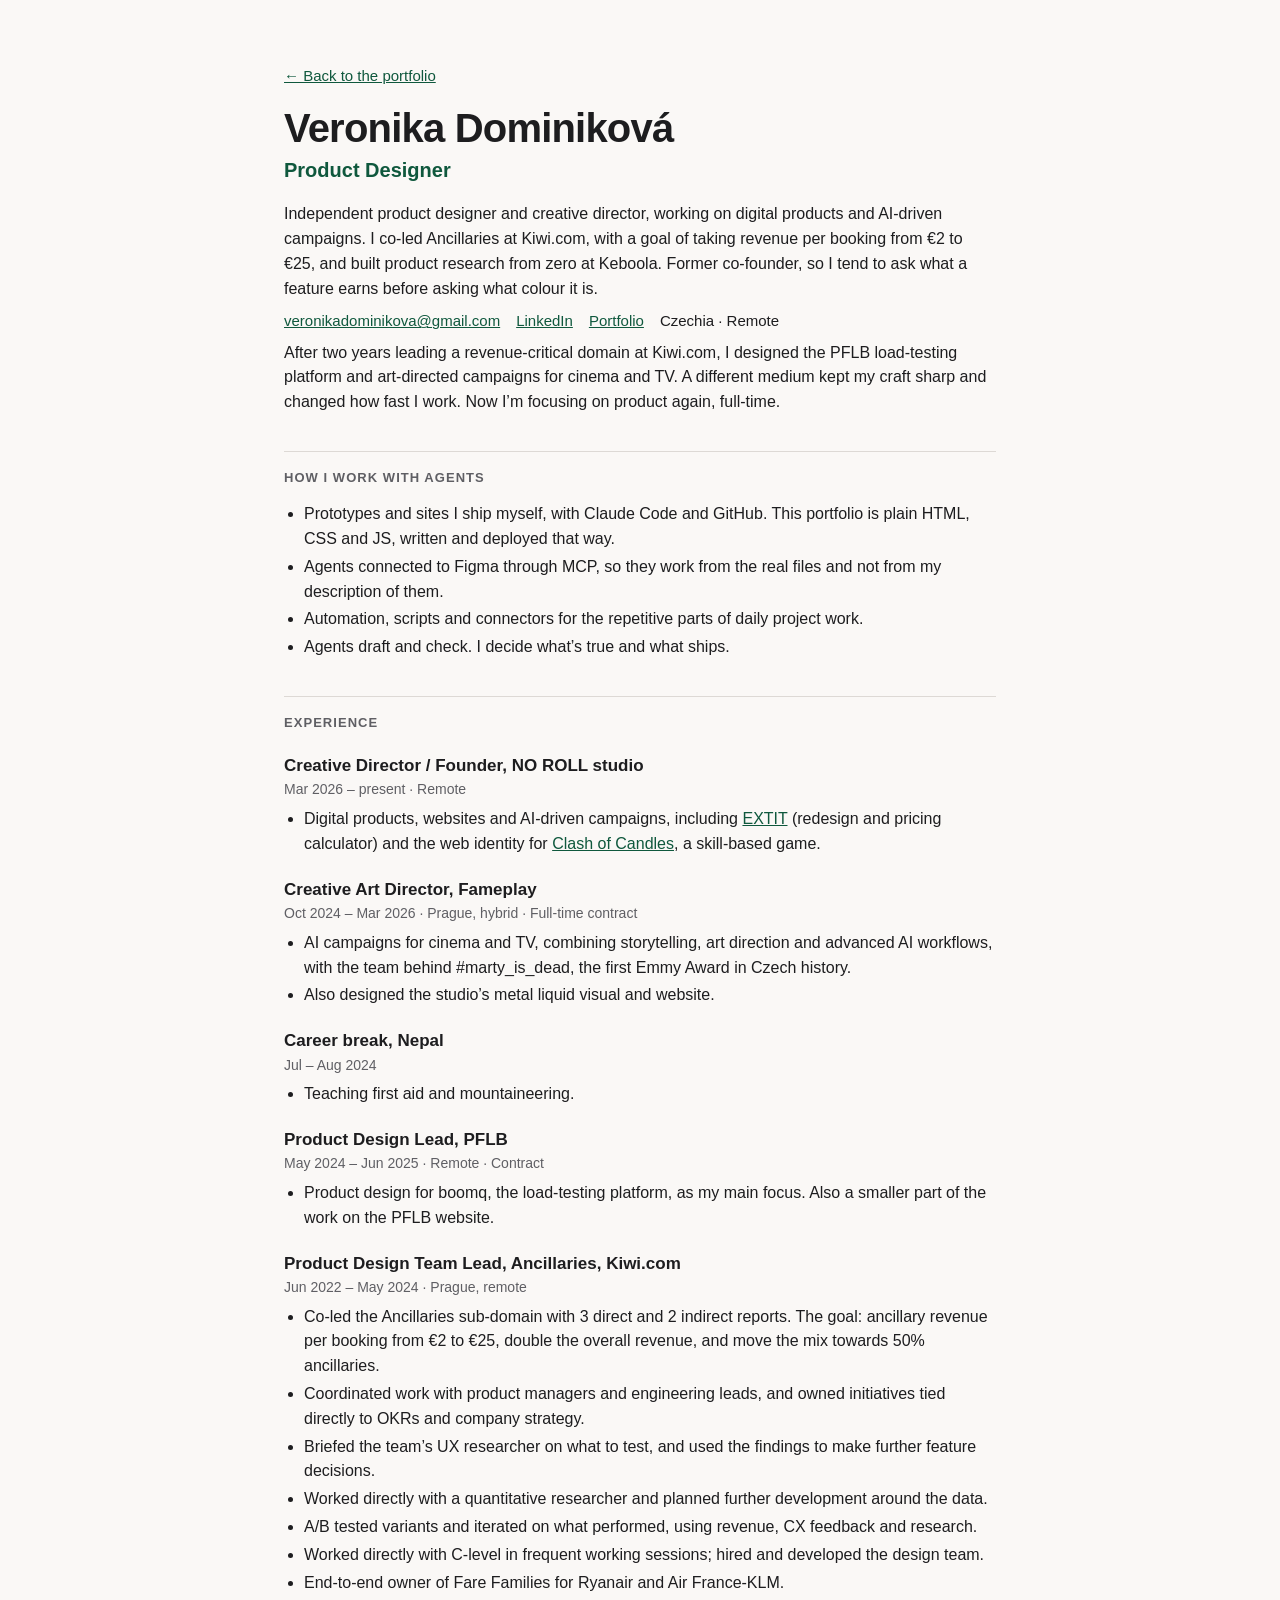
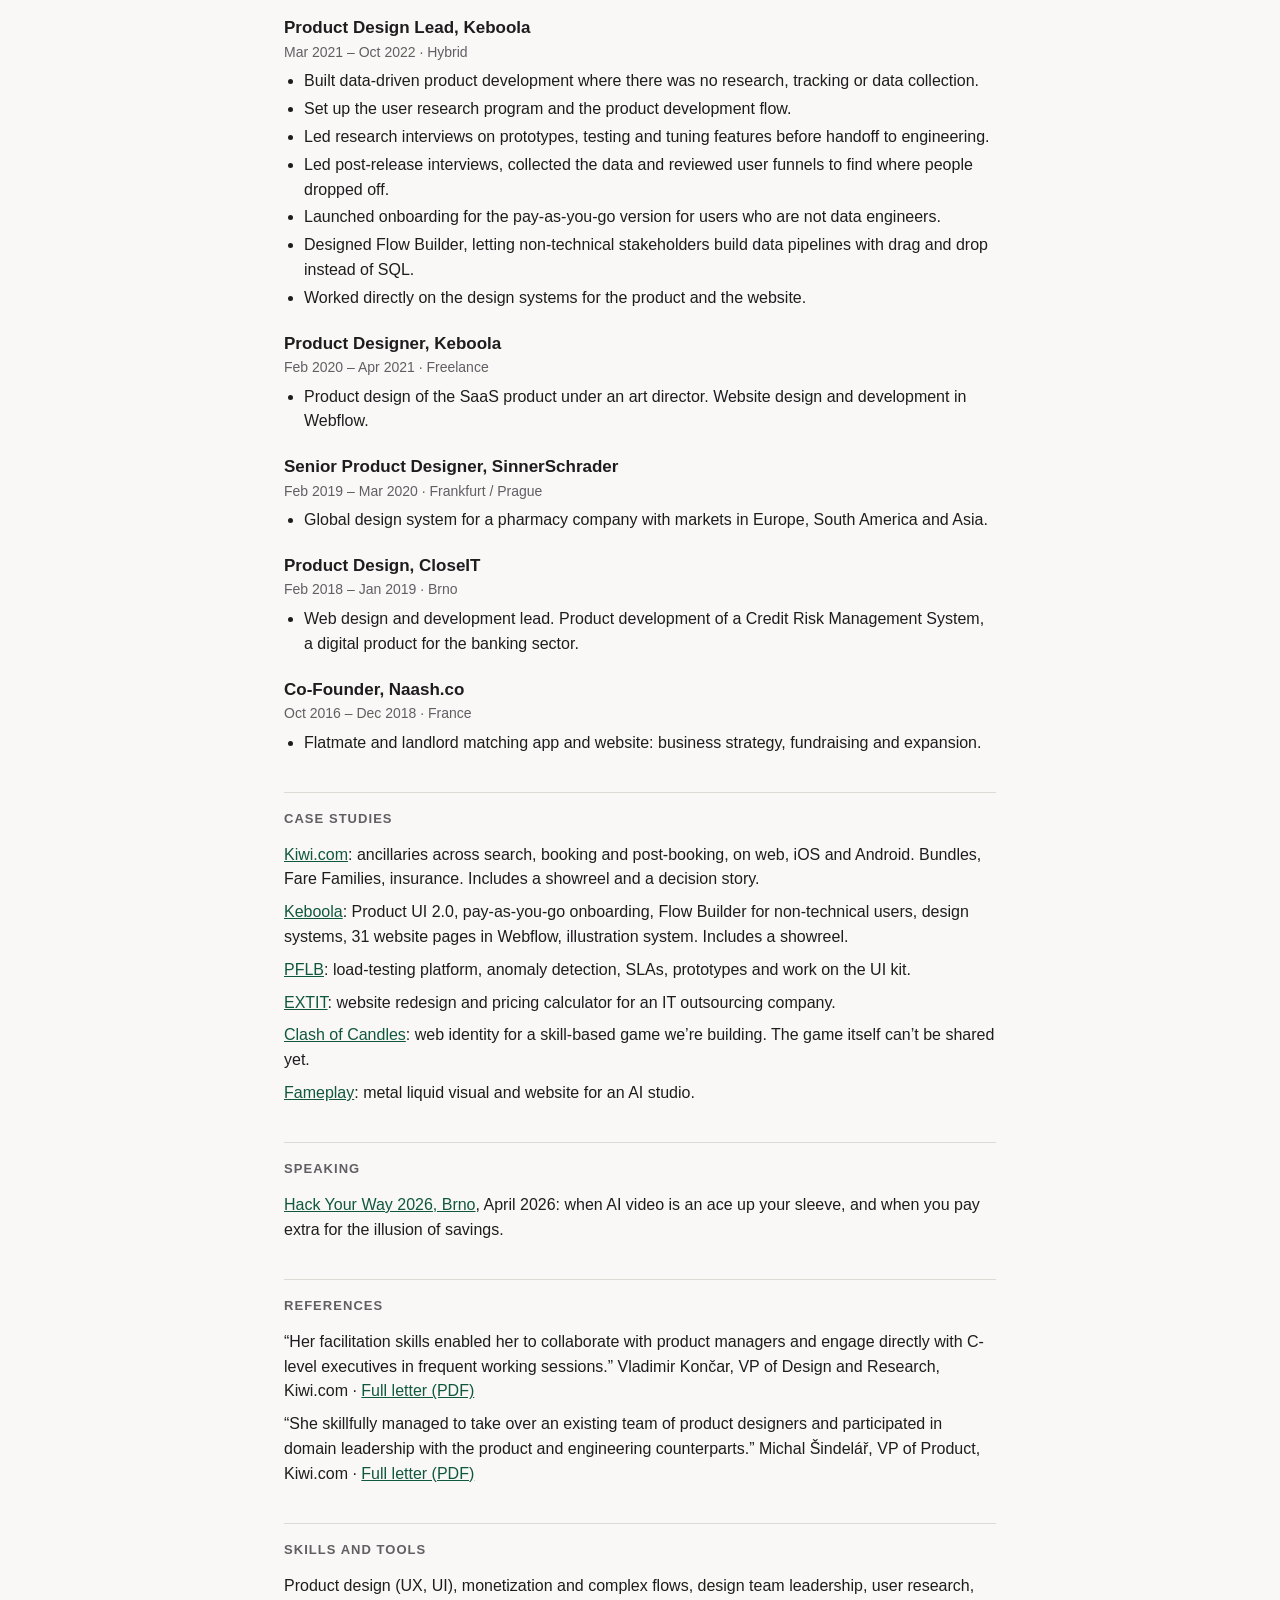
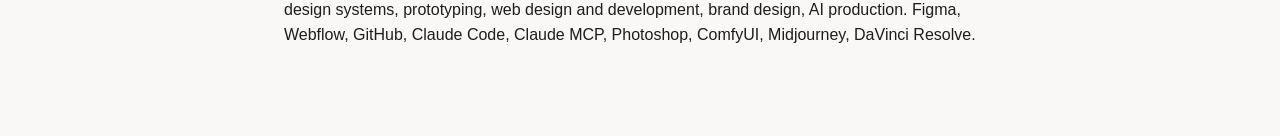
<file: resume.html>
<!doctype html>
<html lang="en">
<head>
<meta charset="utf-8">
<meta name="viewport" content="width=device-width, initial-scale=1">
<title>Veronika Dominiková — Product Designer, CV</title>
<meta name="description" content="CV of Veronika Dominiková, Product Designer. Monetization and complex flows, ex-Kiwi.com and ex-Keboola.">
<style>
:root{color-scheme:light;--ink:#1d1d1f;--soft:#5f5f64;--line:#ddd9d5;--bg:#faf8f6;--a:#0F583D}
*{box-sizing:border-box}body{margin:0;background:var(--bg);color:var(--ink);font:16px/1.55 -apple-system,BlinkMacSystemFont,"Inter","Helvetica Neue",Arial,sans-serif}
main{max-width:760px;margin:0 auto;padding:56px 24px 80px}h1{font-size:40px;line-height:1.05;letter-spacing:-.02em;margin:0}
.r{font-size:20px;font-weight:600;color:var(--a);margin:6px 0 16px}h2{font-size:13px;letter-spacing:.08em;text-transform:uppercase;color:var(--soft);border-top:1px solid var(--line);padding-top:16px;margin:36px 0 14px}
h3{font-size:17px;margin:20px 0 0}.m{color:var(--soft);font-size:14px;margin:0 0 6px}ul{margin:6px 0 0;padding-left:20px}li{margin:3px 0}a{color:var(--a)}p{margin:8px 0}
.c{display:flex;flex-wrap:wrap;gap:6px 16px;font-size:15px}.b{margin-bottom:20px;font-size:15px}@media print{main{padding:0}.b{display:none}}
</style>
</head>
<body><main>
<p class="b"><a href="./">← Back to the portfolio</a></p>
<h1>Veronika Dominiková</h1>
<p class="r">Product Designer</p>
<p>Independent product designer and creative director, working on digital products and AI-driven campaigns. I co-led Ancillaries at Kiwi.com, with a goal of taking revenue per booking from €2 to €25, and built product research from zero at Keboola. Former co-founder, so I tend to ask what a feature earns before asking what colour it is.</p>
<p class="c"><a href="mailto:veronikadominikova@gmail.com">veronikadominikova@gmail.com</a><a href="https://www.linkedin.com/in/veronika-dominikova/">LinkedIn</a><a href="./">Portfolio</a><span>Czechia · Remote</span></p>

<p>After two years leading a revenue-critical domain at Kiwi.com, I designed the PFLB load-testing platform and art-directed campaigns for cinema and TV. A different medium kept my craft sharp and changed how fast I work. Now I’m focusing on product again, full-time.</p>

<h2>How I work with agents</h2>
<ul><li>Prototypes and sites I ship myself, with Claude Code and GitHub. This portfolio is plain HTML, CSS and JS, written and deployed that way.</li><li>Agents connected to Figma through MCP, so they work from the real files and not from my description of them.</li><li>Automation, scripts and connectors for the repetitive parts of daily project work.</li><li>Agents draft and check. I decide what’s true and what ships.</li></ul>

<h2>Experience</h2>
<h3>Creative Director / Founder, NO ROLL studio</h3><p class="m">Mar 2026 – present · Remote</p>
<ul><li>Digital products, websites and AI-driven campaigns, including <a href="https://extit.cz/">EXTIT</a> (redesign and pricing calculator) and the web identity for <a href="https://www.clashofcandles.cz/en/">Clash of Candles</a>, a skill-based game.</li></ul>
<h3>Creative Art Director, Fameplay</h3><p class="m">Oct 2024 – Mar 2026 · Prague, hybrid · Full-time contract</p>
<ul><li>AI campaigns for cinema and TV, combining storytelling, art direction and advanced AI workflows, with the team behind #marty_is_dead, the first Emmy Award in Czech history.</li><li>Also designed the studio’s metal liquid visual and website.</li></ul>
<h3>Career break, Nepal</h3><p class="m">Jul – Aug 2024</p>
<ul><li>Teaching first aid and mountaineering.</li></ul>
<h3>Product Design Lead, PFLB</h3><p class="m">May 2024 – Jun 2025 · Remote · Contract</p>
<ul><li>Product design for boomq, the load-testing platform, as my main focus. Also a smaller part of the work on the PFLB website.</li></ul>
<h3>Product Design Team Lead, Ancillaries, Kiwi.com</h3><p class="m">Jun 2022 – May 2024 · Prague, remote</p>
<ul><li>Co-led the Ancillaries sub-domain with 3 direct and 2 indirect reports. The goal: ancillary revenue per booking from €2 to €25, double the overall revenue, and move the mix towards 50% ancillaries.</li><li>Coordinated work with product managers and engineering leads, and owned initiatives tied directly to OKRs and company strategy.</li><li>Briefed the team’s UX researcher on what to test, and used the findings to make further feature decisions.</li><li>Worked directly with a quantitative researcher and planned further development around the data.</li><li>A/B tested variants and iterated on what performed, using revenue, CX feedback and research.</li><li>Worked directly with C-level in frequent working sessions; hired and developed the design team.</li><li>End-to-end owner of Fare Families for Ryanair and Air France-KLM.</li></ul>
<h3>Product Design Lead, Keboola</h3><p class="m">Mar 2021 – Oct 2022 · Hybrid</p>
<ul><li>Built data-driven product development where there was no research, tracking or data collection.</li><li>Set up the user research program and the product development flow.</li><li>Led research interviews on prototypes, testing and tuning features before handoff to engineering.</li><li>Led post-release interviews, collected the data and reviewed user funnels to find where people dropped off.</li><li>Launched onboarding for the pay-as-you-go version for users who are not data engineers.</li><li>Designed Flow Builder, letting non-technical stakeholders build data pipelines with drag and drop instead of SQL.</li><li>Worked directly on the design systems for the product and the website.</li></ul>
<h3>Product Designer, Keboola</h3><p class="m">Feb 2020 – Apr 2021 · Freelance</p>
<ul><li>Product design of the SaaS product under an art director. Website design and development in Webflow.</li></ul>
<h3>Senior Product Designer, SinnerSchrader</h3><p class="m">Feb 2019 – Mar 2020 · Frankfurt / Prague</p>
<ul><li>Global design system for a pharmacy company with markets in Europe, South America and Asia.</li></ul>
<h3>Product Design, CloseIT</h3><p class="m">Feb 2018 – Jan 2019 · Brno</p>
<ul><li>Web design and development lead. Product development of a Credit Risk Management System, a digital product for the banking sector.</li></ul>
<h3>Co-Founder, Naash.co</h3><p class="m">Oct 2016 – Dec 2018 · France</p>
<ul><li>Flatmate and landlord matching app and website: business strategy, fundraising and expansion.</li></ul>

<h2>Case studies</h2>
<p><a href="./#kiwi">Kiwi.com</a>: ancillaries across search, booking and post-booking, on web, iOS and Android. Bundles, Fare Families, insurance. Includes a showreel and a decision story.</p>
<p><a href="./#keboola">Keboola</a>: Product UI 2.0, pay-as-you-go onboarding, Flow Builder for non-technical users, design systems, 31 website pages in Webflow, illustration system. Includes a showreel.</p>
<p><a href="./#pflb">PFLB</a>: load-testing platform, anomaly detection, SLAs, prototypes and work on the UI kit.</p>
<p><a href="./#extit">EXTIT</a>: website redesign and pricing calculator for an IT outsourcing company.</p>
<p><a href="./#clash">Clash of Candles</a>: web identity for a skill-based game we’re building. The game itself can’t be shared yet.</p>
<p><a href="./#fameplay">Fameplay</a>: metal liquid visual and website for an AI studio.</p>

<h2>Speaking</h2>
<p><a href="https://www.hackyourway.cz/program/veronika-dominikova">Hack Your Way 2026, Brno</a>, April 2026: when AI video is an ace up your sleeve, and when you pay extra for the illusion of savings.</p>

<h2>References</h2>
<p>“Her facilitation skills enabled her to collaborate with product managers and engage directly with C-level executives in frequent working sessions.” Vladimir Končar, VP of Design and Research, Kiwi.com · <a href="assets/docs/reference-vladimir-koncar.pdf">Full letter (PDF)</a></p>
<p>“She skillfully managed to take over an existing team of product designers and participated in domain leadership with the product and engineering counterparts.” Michal Šindelář, VP of Product, Kiwi.com · <a href="assets/docs/reference-michal-sindelar.pdf">Full letter (PDF)</a></p>

<h2>Skills and tools</h2>
<p>Product design (UX, UI), monetization and complex flows, design team leadership, user research, design systems, prototyping, web design and development, brand design, AI production. Figma, Webflow, GitHub, Claude Code, Claude MCP, Photoshop, ComfyUI, Midjourney, DaVinci Resolve.</p>
</main></body>
</html>
</file>
